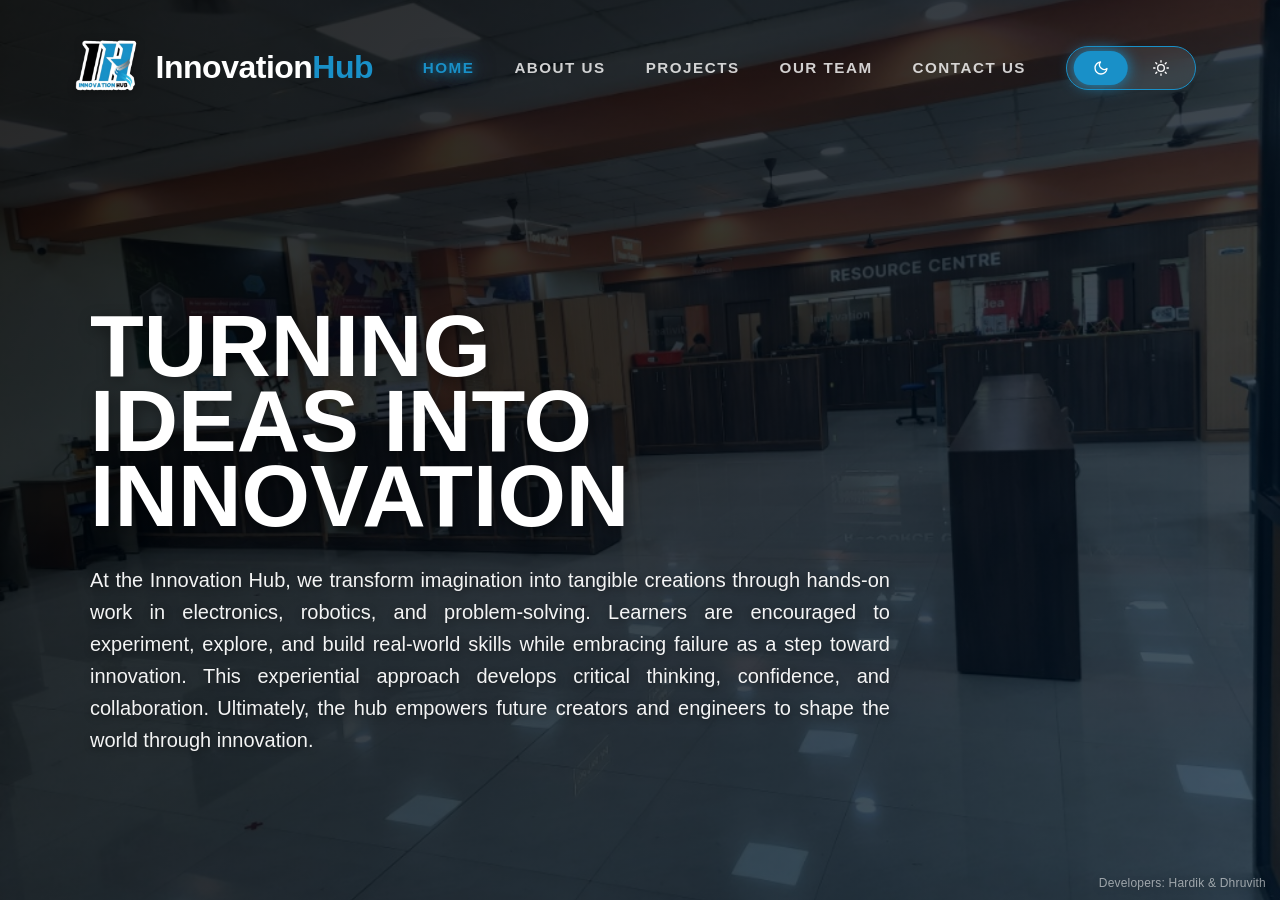
<file: index.html>
<!DOCTYPE html>
<html lang="en">

<head>
    <meta charset="UTF-8">
    <meta name="viewport" content="width=device-width, initial-scale=1.0">
    <title>Innovation Hub</title>


    <link rel="icon" type="image/png" href="hub-logo.png">
    <meta name="description"
        content="Innovation Hub - Learn robotics, electronics, AI, STEM and innovation through hands-on projects.">
    <link rel="stylesheet" href="style.css">


</head>

<body data-theme="dark">

    <div class="int-bg-overlay"></div>

    <header class="top-bar">
        <div class="logo-row">
            <div class="title-group">
                <img src="hub-logo.png" alt="Innovation Hub Logo" class="title-logo">
                <span class="hub-name">Innovation<span class="hub-name2">Hub</span></span>
            </div>
            <div class="control-row">
                <div class="top-nav">

                    <a href="index.html" class="active">Home</a>
                    <a href="about.html">About Us</a>
                    <a href="project.html">Projects</a>
                    <a href="team.html">Our Team</a>
                    <a href="contact.html">Contact Us</a>
                </div>

                <button class="nav-hamburger" id="navHamburger" aria-label="Open navigation menu" aria-expanded="false"
                    aria-controls="mobileNav">
                    <span class="dot"></span><span class="dot"></span><span class="dot"></span>
                </button>

                <div class="mobile-nav" id="mobileNav" role="menu" aria-label="Navigation menu">
                    <a class="mobile-nav-link active" href="index.html" role="menuitem">Home</a>

                    <a class="mobile-nav-link" href="about.html" role="menuitem">About Us</a>
                    <a class="mobile-nav-link" href="project.html" role="menuitem">Projects</a>
                    <a class="mobile-nav-link" href="team.html" role="menuitem">Our Team</a>
                    <a class="mobile-nav-link" href="contact.html" role="menuitem">Contact Us</a>
                </div>

                <div class="theme-switch-container">

                    <div class="theme-slider">
                        <input type="radio" name="theme" id="dark" value="dark" checked>
                        <label for="dark">
                            <svg width="16" height="16" viewBox="0 0 24 24" fill="none" stroke="currentColor"
                                stroke-width="2" stroke-linecap="round" stroke-linejoin="round">
                                <path d="M21 12.79A9 9 0 1 1 11.21 3 7 7 0 0 0 21 12.79z"></path>
                            </svg>
                        </label>
                        <input type="radio" name="theme" id="light" value="light">
                        <label for="light">
                            <svg width="16" height="16" viewBox="0 0 24 24" fill="none" stroke="currentColor"
                                stroke-width="2" stroke-linecap="round" stroke-linejoin="round">
                                <circle cx="12" cy="12" r="5"></circle>
                                <line x1="12" y1="1" x2="12" y2="3"></line>
                                <line x1="12" y1="21" x2="12" y2="23"></line>
                                <line x1="4.22" y1="4.22" x2="5.64" y2="5.64"></line>
                                <line x1="18.36" y1="18.36" x2="19.78" y2="19.78"></line>
                                <line x1="1" y1="12" x2="3" y2="12"></line>
                                <line x1="21" y1="12" x2="23" y2="12"></line>
                                <line x1="4.22" y1="19.78" x2="5.64" y2="18.36"></line>
                                <line x1="18.36" y1="5.64" x2="19.78" y2="4.22"></line>
                            </svg>
                        </label>
                        <div class="slider-pill"></div>
                    </div>
                </div>
            </div>
            <button class="theme-toggle-btn" id="themeToggle" aria-label="Toggle theme">
                <svg class="moon-icon" width="18" height="18" viewBox="0 0 24 24" fill="none" stroke="currentColor"
                    stroke-width="2" stroke-linecap="round" stroke-linejoin="round">
                    <path d="M21 12.79A9 9 0 1 1 11.21 3 7 7 0 0 0 21 12.79z"></path>
                </svg>
                <svg class="sun-icon" width="18" height="18" viewBox="0 0 24 24" fill="none" stroke="currentColor"
                    stroke-width="2" stroke-linecap="round" stroke-linejoin="round">
                    <circle cx="12" cy="12" r="5"></circle>
                    <line x1="12" y1="1" x2="12" y2="3"></line>
                    <line x1="12" y1="21" x2="12" y2="23"></line>
                    <line x1="4.22" y1="4.22" x2="5.64" y2="5.64"></line>
                    <line x1="18.36" y1="18.36" x2="19.78" y2="19.78"></line>
                    <line x1="1" y1="12" x2="3" y2="12"></line>
                    <line x1="21" y1="12" x2="23" y2="12"></line>
                    <line x1="4.22" y1="19.78" x2="5.64" y2="18.36"></line>
                    <line x1="18.36" y1="5.64" x2="19.78" y2="4.22"></line>
                </svg>
            </button>
        </div>

    </header>

    <main class="hero-container">
        <div class="hero-content">
            <div class="hero-text">
                <h1>TURNING<br>IDEAS INTO<br>INNOVATION</h1>
                <p class="hero-subtext">
                    At the Innovation Hub, we transform imagination into

                    tangible creations through hands-on work in electronics, robotics, and problem-solving.
                    Learners are encouraged to experiment, explore, and build real-world skills while embracing
                    failure as a step toward innovation. This experiential approach develops critical thinking,
                    confidence, and collaboration. Ultimately, the hub empowers future creators and engineers to
                    shape the world through innovation.
                </p>
            </div>
        </div>
    </main>



    <div class="page-credit">Developers: Hardik &amp; Dhruvith</div>
    <script type="module" src="script.js"></script>
</body>

</html>
</file>
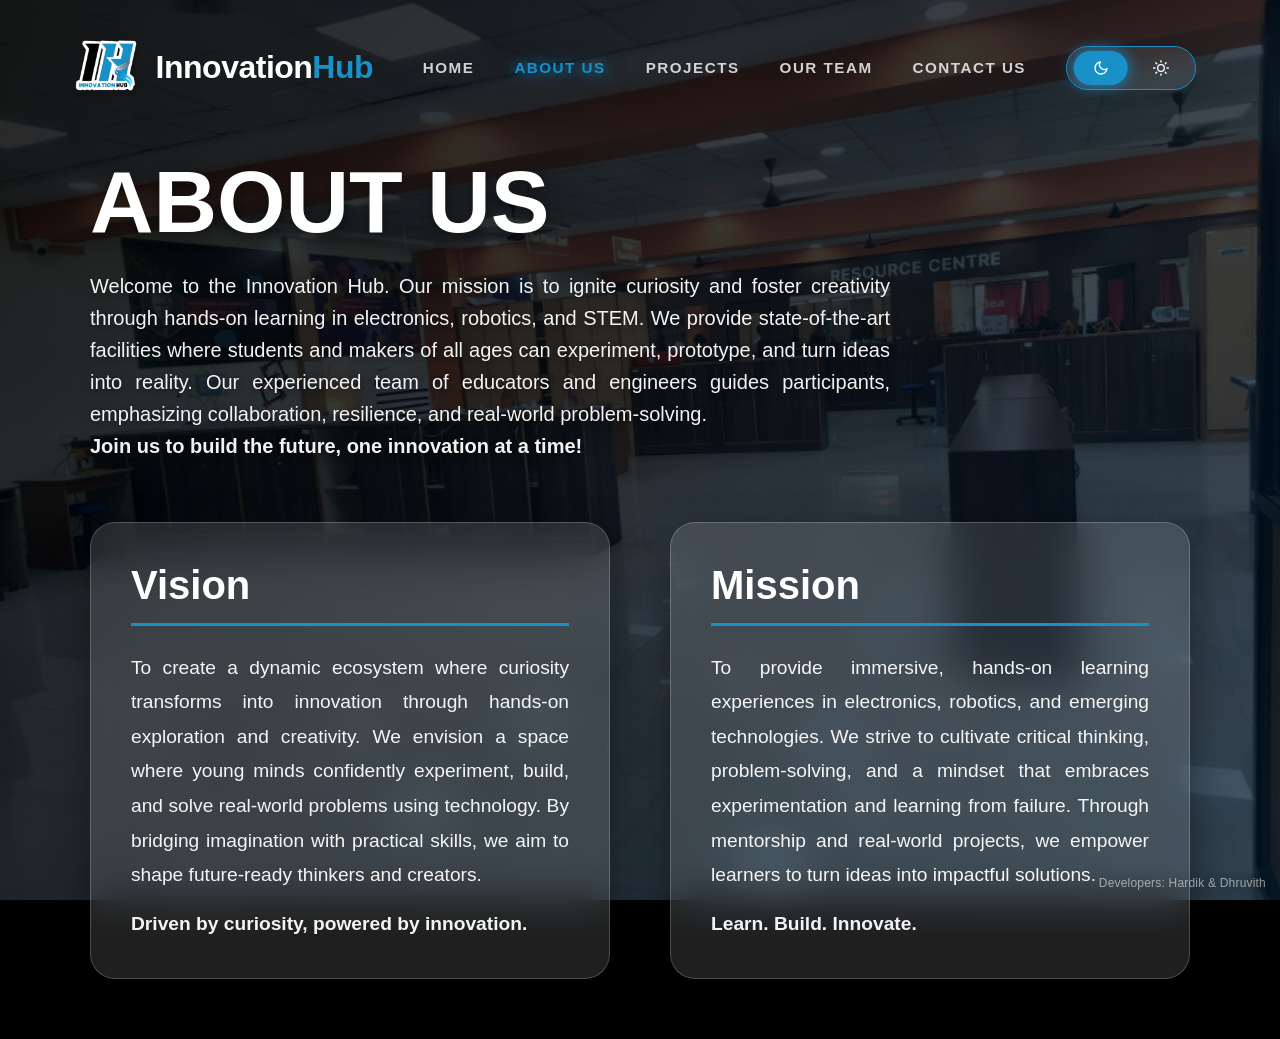
<file: about.html>
<!DOCTYPE html>
<html lang="en">

<head>
    <meta charset="UTF-8">
    <meta name="viewport" content="width=device-width, initial-scale=1.0">
    <title>About Us | Innovation Hub</title>

    <link rel="icon" type="image/png" href="hub-logo.png">
    <meta name="description"
        content="Innovation Hub - Learn robotics, electronics, AI, STEM and innovation through hands-on projects.">
    <link rel="stylesheet" href="style.css">

</head>

<body data-theme="dark">

    <div class="int-bg-overlay"></div>

    <header class="top-bar">
        <div class="logo-row">
            <div class="title-group">
                <img src="hub-logo.png" alt="Innovation Hub Logo" class="title-logo">
                <span class="hub-name">Innovation<span class="hub-name2">Hub</span></span>
            </div>
            <div class="control-row">
                <div class="top-nav">

                    <a href="index.html">Home</a>
                    <a href="about.html" class="active">About Us</a>
                    <a href="project.html">Projects</a>
                    <a href="team.html">Our Team</a>
                    <a href="contact.html">Contact Us</a>
                </div>

                <button class="nav-hamburger" id="navHamburger" aria-label="Open navigation menu" aria-expanded="false"
                    aria-controls="mobileNav">
                    <span class="dot"></span><span class="dot"></span><span class="dot"></span>
                </button>

                <div class="mobile-nav" id="mobileNav" role="menu" aria-label="Navigation menu">
                    <a class="mobile-nav-link" href="index.html" role="menuitem">Home</a>
                    <a class="mobile-nav-link active" href="about.html" role="menuitem">About Us</a>

                    <a class="mobile-nav-link" href="project.html" role="menuitem">Projects</a>
                    <a class="mobile-nav-link" href="team.html" role="menuitem">Our Team</a>
                    <a class="mobile-nav-link" href="contact.html" role="menuitem">Contact Us</a>
                </div>

                <div class="theme-switch-container">

                    <div class="theme-slider">
                        <input type="radio" name="theme" id="dark" value="dark" checked>
                        <label for="dark">
                            <svg width="16" height="16" viewBox="0 0 24 24" fill="none" stroke="currentColor"
                                stroke-width="2" stroke-linecap="round" stroke-linejoin="round">
                                <path d="M21 12.79A9 9 0 1 1 11.21 3 7 7 0 0 0 21 12.79z"></path>
                            </svg>
                        </label>
                        <input type="radio" name="theme" id="light" value="light">
                        <label for="light">
                            <svg width="16" height="16" viewBox="0 0 24 24" fill="none" stroke="currentColor"
                                stroke-width="2" stroke-linecap="round" stroke-linejoin="round">
                                <circle cx="12" cy="12" r="5"></circle>
                                <line x1="12" y1="1" x2="12" y2="3"></line>
                                <line x1="12" y1="21" x2="12" y2="23"></line>
                                <line x1="4.22" y1="4.22" x2="5.64" y2="5.64"></line>
                                <line x1="18.36" y1="18.36" x2="19.78" y2="19.78"></line>
                                <line x1="1" y1="12" x2="3" y2="12"></line>
                                <line x1="21" y1="12" x2="23" y2="12"></line>
                                <line x1="4.22" y1="19.78" x2="5.64" y2="18.36"></line>
                                <line x1="18.36" y1="5.64" x2="19.78" y2="4.22"></line>
                            </svg>
                        </label>
                        <div class="slider-pill"></div>
                    </div>
                </div>
            </div>


            <button class="theme-toggle-btn" id="themeToggle" aria-label="Toggle theme">
                <svg class="moon-icon" width="18" height="18" viewBox="0 0 24 24" fill="none" stroke="currentColor"
                    stroke-width="2" stroke-linecap="round" stroke-linejoin="round">
                    <path d="M21 12.79A9 9 0 1 1 11.21 3 7 7 0 0 0 21 12.79z"></path>
                </svg>
                <svg class="sun-icon" width="18" height="18" viewBox="0 0 24 24" fill="none" stroke="currentColor"
                    stroke-width="2" stroke-linecap="round" stroke-linejoin="round">
                    <circle cx="12" cy="12" r="5"></circle>
                    <line x1="12" y1="1" x2="12" y2="3"></line>
                    <line x1="12" y1="21" x2="12" y2="23"></line>
                    <line x1="4.22" y1="4.22" x2="5.64" y2="5.64"></line>
                    <line x1="18.36" y1="18.36" x2="19.78" y2="19.78"></line>
                    <line x1="1" y1="12" x2="3" y2="12"></line>
                    <line x1="21" y1="12" x2="23" y2="12"></line>
                    <line x1="4.22" y1="19.78" x2="5.64" y2="18.36"></line>
                    <line x1="18.36" y1="5.64" x2="19.78" y2="4.22"></line>
                </svg>
            </button>
        </div>
    </header>

    <main class="hero-container">
        <div class="hero-content">
            <div class="hero-text">
                <h1>ABOUT US</h1>
                <p class="hero-subtext">
                    Welcome to the Innovation Hub. Our mission is to ignite

                    curiosity and foster creativity through hands-on learning in electronics, robotics, and STEM.
                    We provide state-of-the-art facilities where students and makers

                    of all ages can experiment, prototype, and turn ideas into reality.
                    Our experienced team of educators and engineers guides participants, emphasizing collaboration,
                    resilience, and real-world problem-solving.<br>
                    <b>Join us to build the future, one innovation at a time!</b>
                </p>
            </div>
        </div>
    </main>

    <section class="vm-section">
        <div class="vm-box vision-box">
            <h2>Vision</h2>
            <p>To create a dynamic ecosystem where curiosity transforms into innovation through hands-on exploration and
                creativity. We envision a space where young minds confidently experiment, build, and solve real-world
                problems
                using technology. By bridging imagination with practical skills, we aim to shape future-ready thinkers
                and
                creators.</p>
            <h3>Driven by curiosity, powered by innovation.</h3>
        </div>
        <div class="vm-box mission-box">
            <h2>Mission</h2>
            <p>To provide immersive, hands-on learning experiences in electronics, robotics, and emerging technologies.
                We strive
                to cultivate critical thinking, problem-solving, and a mindset that embraces experimentation and
                learning from
                failure. Through mentorship and real-world projects, we empower learners to turn ideas into impactful
                solutions.</p>
            <h3>Learn. Build. Innovate.</h3>
        </div>
    </section>



    <div class="page-credit">Developers: Hardik &amp; Dhruvith</div>
    <script type="module" src="script.js"></script>
</body>

</html>
</file>
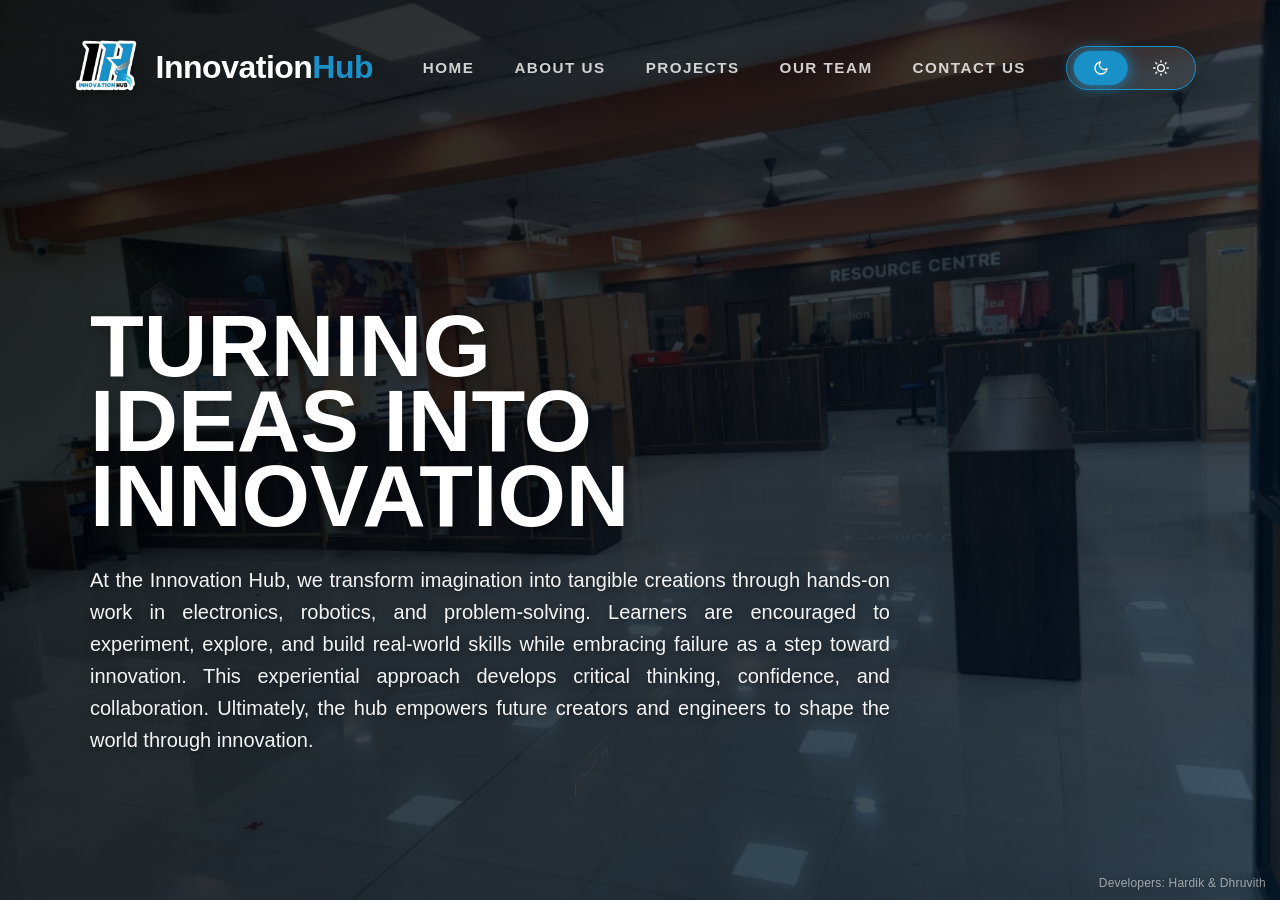
<file: home.html>
<!DOCTYPE html>
<html lang="en">

<head>
    <meta charset="UTF-8">
    <meta name="viewport" content="width=device-width, initial-scale=1.0">
    <title>Innovation Hub</title>


    <link rel="icon" type="image/png" href="hub-logo.png">
    <link rel="stylesheet" href="style.css">

</head>

<body data-theme="dark">

    <div class="int-bg-overlay"></div>

    <header class="top-bar">
        <div class="logo-row">
            <div class="title-group">
                <img src="hub-logo.png" alt="Innovation Hub Logo" class="title-logo">
                <span class="hub-name">Innovation<span class="hub-name2">Hub</span></span>
            </div>
            <div class="control-row">
                <div class="top-nav">

                    <a href="home.html">Home</a>
                    <a href="about.html">About Us</a>
                    <a href="project.html">Projects</a>
                    <a href="team.html">Our Team</a>
                    <a href="contact.html">Contact Us</a>
                </div>

                <button class="nav-hamburger" id="navHamburger" aria-label="Open navigation menu" aria-expanded="false"
                    aria-controls="mobileNav">
                    <span class="dot"></span><span class="dot"></span><span class="dot"></span>
                </button>

                <div class="mobile-nav" id="mobileNav" role="menu" aria-label="Navigation menu">
                    <a class="mobile-nav-link" href="home.html" role="menuitem">Home</a>
                    <a class="mobile-nav-link" href="about.html" role="menuitem">About Us</a>
                    <a class="mobile-nav-link" href="project.html" role="menuitem">Projects</a>
                    <a class="mobile-nav-link" href="team.html" role="menuitem">Our Team</a>
                    <a class="mobile-nav-link" href="contact.html" role="menuitem">Contact Us</a>
                </div>

                <div class="theme-switch-container">

                    <div class="theme-slider">
                        <input type="radio" name="theme" id="dark" value="dark" checked>
                        <label for="dark">
                            <svg width="16" height="16" viewBox="0 0 24 24" fill="none" stroke="currentColor"
                                stroke-width="2" stroke-linecap="round" stroke-linejoin="round">
                                <path d="M21 12.79A9 9 0 1 1 11.21 3 7 7 0 0 0 21 12.79z"></path>
                            </svg>
                        </label>
                        <input type="radio" name="theme" id="light" value="light">
                        <label for="light">
                            <svg width="16" height="16" viewBox="0 0 24 24" fill="none" stroke="currentColor"
                                stroke-width="2" stroke-linecap="round" stroke-linejoin="round">
                                <circle cx="12" cy="12" r="5"></circle>
                                <line x1="12" y1="1" x2="12" y2="3"></line>
                                <line x1="12" y1="21" x2="12" y2="23"></line>
                                <line x1="4.22" y1="4.22" x2="5.64" y2="5.64"></line>
                                <line x1="18.36" y1="18.36" x2="19.78" y2="19.78"></line>
                                <line x1="1" y1="12" x2="3" y2="12"></line>
                                <line x1="21" y1="12" x2="23" y2="12"></line>
                                <line x1="4.22" y1="19.78" x2="5.64" y2="18.36"></line>
                                <line x1="18.36" y1="5.64" x2="19.78" y2="4.22"></line>
                            </svg>
                        </label>
                        <div class="slider-pill"></div>
                    </div>
                </div>
            </div>
            <button class="theme-toggle-btn" id="themeToggle" aria-label="Toggle theme">
                <svg class="moon-icon" width="18" height="18" viewBox="0 0 24 24" fill="none" stroke="currentColor"
                    stroke-width="2" stroke-linecap="round" stroke-linejoin="round">
                    <path d="M21 12.79A9 9 0 1 1 11.21 3 7 7 0 0 0 21 12.79z"></path>
                </svg>
                <svg class="sun-icon" width="18" height="18" viewBox="0 0 24 24" fill="none" stroke="currentColor"
                    stroke-width="2" stroke-linecap="round" stroke-linejoin="round">
                    <circle cx="12" cy="12" r="5"></circle>
                    <line x1="12" y1="1" x2="12" y2="3"></line>
                    <line x1="12" y1="21" x2="12" y2="23"></line>
                    <line x1="4.22" y1="4.22" x2="5.64" y2="5.64"></line>
                    <line x1="18.36" y1="18.36" x2="19.78" y2="19.78"></line>
                    <line x1="1" y1="12" x2="3" y2="12"></line>
                    <line x1="21" y1="12" x2="23" y2="12"></line>
                    <line x1="4.22" y1="19.78" x2="5.64" y2="18.36"></line>
                    <line x1="18.36" y1="5.64" x2="19.78" y2="4.22"></line>
                </svg>
            </button>
        </div>

    </header>

    <main class="hero-container">
        <div class="hero-content">
            <div class="hero-text">
                <h1>TURNING<br>IDEAS INTO<br>INNOVATION</h1>
                <p class="hero-subtext">
                    At the Innovation Hub, we transform imagination into

                    tangible creations through hands-on work in electronics, robotics, and problem-solving.
                    Learners are encouraged to experiment, explore, and build real-world skills while embracing
                    failure as a step toward innovation. This experiential approach develops critical thinking,
                    confidence, and collaboration. Ultimately, the hub empowers future creators and engineers to
                    shape the world through innovation.
                </p>
            </div>
        </div>
    </main>



    <div class="page-credit">Developers: Hardik &amp; Dhruvith</div>
    <script src="script.js"></script>
</body>

</html>
</file>
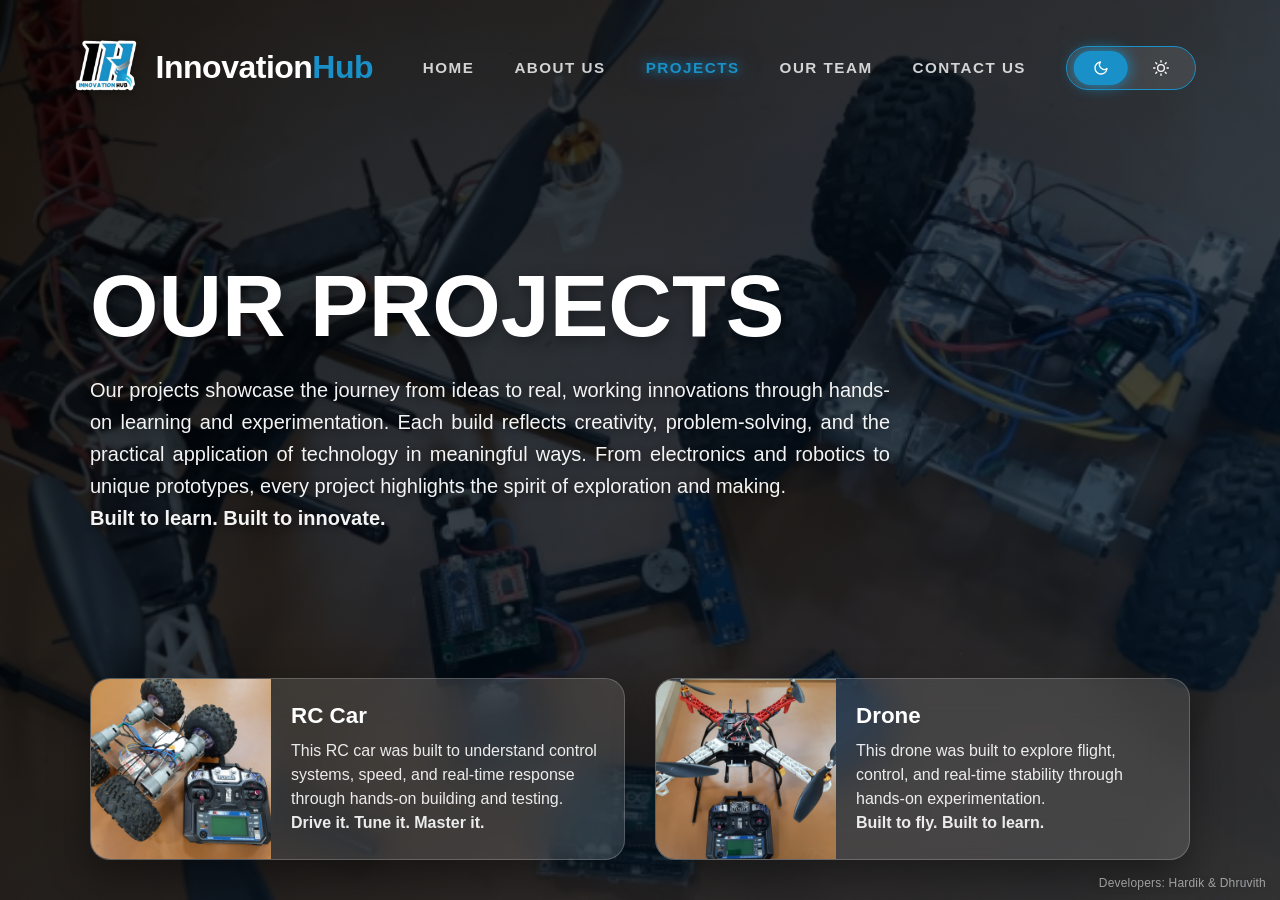
<file: project.html>
<!DOCTYPE html>
<html lang="en">

<head>
    <meta charset="UTF-8">
    <meta name="viewport" content="width=device-width, initial-scale=1.0">
    <title>Projects | Innovation Hub</title>
    <link rel="icon" type="image/png" href="hub-logo.png">
    <meta name="description"
        content="Innovation Hub - Learn robotics, electronics, AI, STEM and innovation through hands-on projects.">
    <link rel="stylesheet" href="style.css">


</head>

<body data-theme="dark">

    <div class="pro-bg-overlay"></div>

    <header class="top-bar">
        <div class="logo-row">

            <div class="title-group">
                <img src="hub-logo.png" alt="Innovation Hub Logo" class="title-logo">
                <span class="hub-name">Innovation<span class="hub-name2">Hub</span></span>
            </div>
            <div class="control-row">
                <div class="top-nav">

                    <a href="index.html">Home</a>
                    <a href="about.html">About Us</a>
                    <a href="project.html" class="active">Projects</a>
                    <a href="team.html">Our Team</a>
                    <a href="contact.html">Contact Us</a>
                </div>

                <button class="nav-hamburger" id="navHamburger" aria-label="Open navigation menu" aria-expanded="false"
                    aria-controls="mobileNav">
                    <span class="dot"></span><span class="dot"></span><span class="dot"></span>
                </button>

                <div class="mobile-nav" id="mobileNav" role="menu" aria-label="Navigation menu">
                    <a class="mobile-nav-link" href="index.html" role="menuitem">Home</a>
                    <a class="mobile-nav-link" href="about.html" role="menuitem">About Us</a>
                    <a class="mobile-nav-link active" href="project.html" role="menuitem">Projects</a>

                    <a class="mobile-nav-link" href="team.html" role="menuitem">Our Team</a>
                    <a class="mobile-nav-link" href="contact.html" role="menuitem">Contact Us</a>
                </div>

                <div class="theme-switch-container">

                    <div class="theme-slider">
                        <input type="radio" name="theme" id="dark" value="dark" checked>
                        <label for="dark">
                            <svg width="16" height="16" viewBox="0 0 24 24" fill="none" stroke="currentColor"
                                stroke-width="2" stroke-linecap="round" stroke-linejoin="round">
                                <path d="M21 12.79A9 9 0 1 1 11.21 3 7 7 0 0 0 21 12.79z"></path>
                            </svg>
                        </label>
                        <input type="radio" name="theme" id="light" value="light">
                        <label for="light">
                            <svg width="16" height="16" viewBox="0 0 24 24" fill="none" stroke="currentColor"
                                stroke-width="2" stroke-linecap="round" stroke-linejoin="round">
                                <circle cx="12" cy="12" r="5"></circle>
                                <line x1="12" y1="1" x2="12" y2="3"></line>
                                <line x1="12" y1="21" x2="12" y2="23"></line>
                                <line x1="4.22" y1="4.22" x2="5.64" y2="5.64"></line>
                                <line x1="18.36" y1="18.36" x2="19.78" y2="19.78"></line>
                                <line x1="1" y1="12" x2="3" y2="12"></line>
                                <line x1="21" y1="12" x2="23" y2="12"></line>
                                <line x1="4.22" y1="19.78" x2="5.64" y2="18.36"></line>
                                <line x1="18.36" y1="5.64" x2="19.78" y2="4.22"></line>
                            </svg>
                        </label>
                        <div class="slider-pill"></div>
                    </div>
                </div>
            </div>

            <button class="theme-toggle-btn" id="themeToggle" aria-label="Toggle theme">
                <svg class="moon-icon" width="18" height="18" viewBox="0 0 24 24" fill="none" stroke="currentColor"
                    stroke-width="2" stroke-linecap="round" stroke-linejoin="round">
                    <path d="M21 12.79A9 9 0 1 1 11.21 3 7 7 0 0 0 21 12.79z"></path>
                </svg>
                <svg class="sun-icon" width="18" height="18" viewBox="0 0 24 24" fill="none" stroke="currentColor"
                    stroke-width="2" stroke-linecap="round" stroke-linejoin="round">
                    <circle cx="12" cy="12" r="5"></circle>
                    <line x1="12" y1="1" x2="12" y2="3"></line>
                    <line x1="12" y1="21" x2="12" y2="23"></line>
                    <line x1="4.22" y1="4.22" x2="5.64" y2="5.64"></line>
                    <line x1="18.36" y1="18.36" x2="19.78" y2="19.78"></line>
                    <line x1="1" y1="12" x2="3" y2="12"></line>
                    <line x1="21" y1="12" x2="23" y2="12"></line>
                    <line x1="4.22" y1="19.78" x2="5.64" y2="18.36"></line>
                    <line x1="18.36" y1="5.64" x2="19.78" y2="4.22"></line>
                </svg>
            </button>
        </div>

    </header>

    <main class="hero-container">
        <div class="hero-content">
            <div class="hero-text">
                <h1>OUR PROJECTS</h1>
                <p class="hero-subtext">
                    Our projects showcase the journey from ideas to real, working innovations through hands-on learning
                    and experimentation. Each build reflects creativity, problem-solving, and the practical application
                    of technology in meaningful ways. From electronics and robotics to unique prototypes, every project
                    highlights the spirit of exploration and making. <br>
                    <b>Built to learn. Built to innovate.</b>
                </p>
            </div>
        </div>
    </main>

    <section class="projects-grid">
        <div class="project-card">
            <img src="project1.jpg" alt="Project 1" class="project-img" loading="lazy">
            <div class="project-info">
                <h3>RC Car</h3>
                <p>This RC car was built to understand control systems, speed, and real-time response through hands-on
                    building and testing. <br><b>Drive it. Tune it. Master it.</b></p>
            </div>
        </div>
        <div class="project-card">
            <img src="project2.jpg" alt="Project 2" class="project-img" loading="lazy">
            <div class="project-info">
                <h3>Drone</h3>
                <p>This drone was built to explore flight, control, and real-time stability through hands-on
                    experimentation. <br><b>Built to fly. Built to learn.</b></p>
            </div>
        </div>

    </section>



    <div class="page-credit">Developers: Hardik &amp; Dhruvith</div>
    <script type="module" src="script.js"></script>
</body>

</html>
</file>
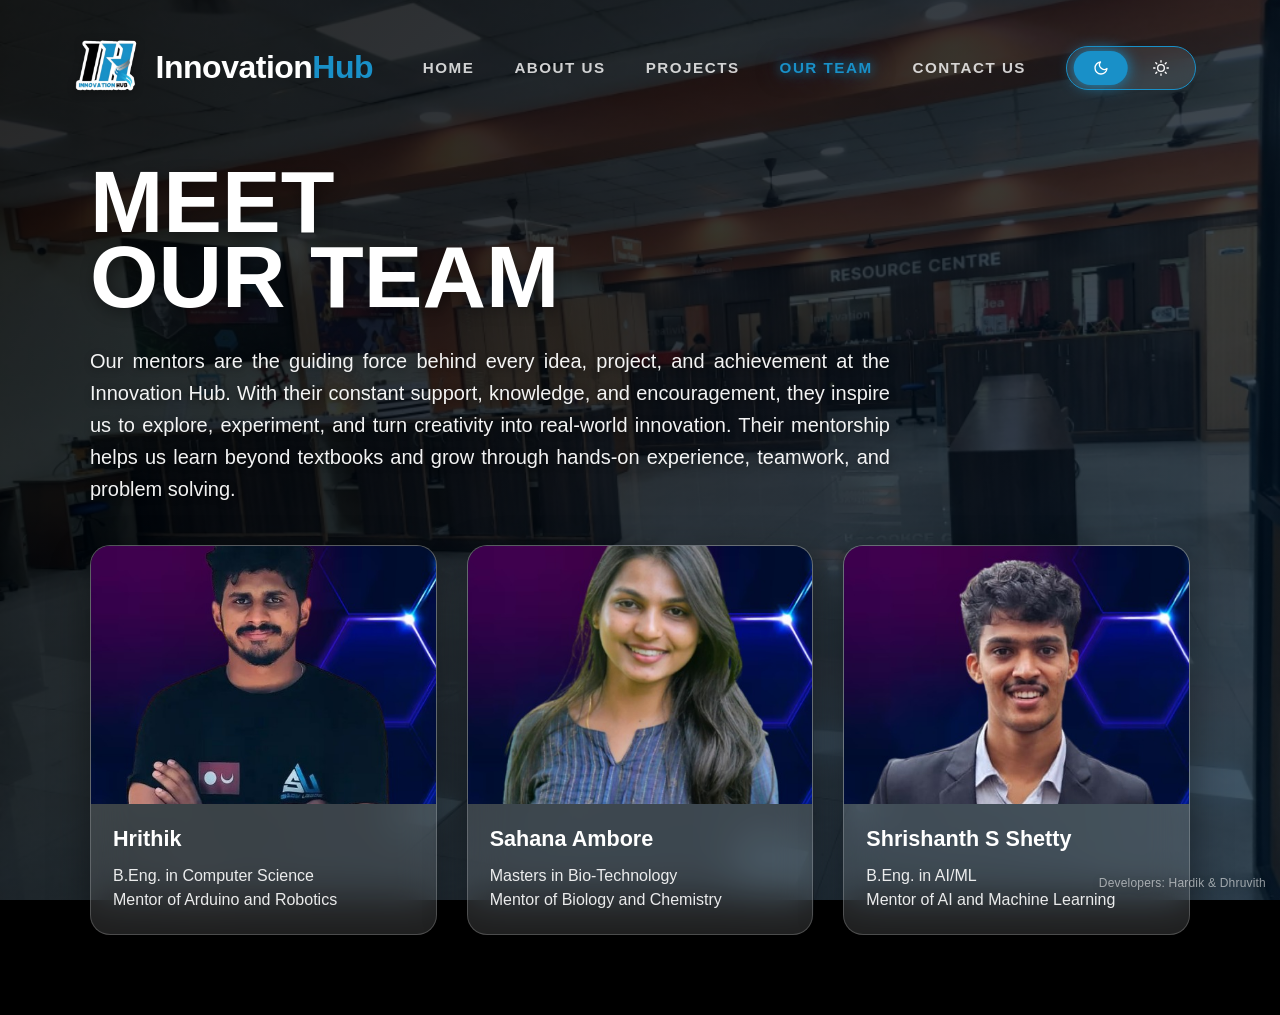
<file: team.html>
<!DOCTYPE html>
<html lang="en">

<head>
    <meta charset="UTF-8">
    <meta name="viewport" content="width=device-width, initial-scale=1.0">
    <title>Innovation Hub - Our Team</title>

    <link rel="icon" type="image/png" href="hub-logo.png">
    <meta name="description"
        content="Innovation Hub - Learn robotics, electronics, AI, STEM and innovation through hands-on projects.">
    <link rel="stylesheet" href="style.css">

</head>

<body data-theme="dark">

    <!-- Background (uses hub-interior.jpg via CSS overlay) -->
    <div class="int-bg-overlay"></div>

    <header class="top-bar">
        <div class="logo-row">
            <div class="title-group">
                <img src="hub-logo.png" alt="Innovation Hub Logo" class="title-logo">
                <span class="hub-name">Innovation<span class="hub-name2">Hub</span></span>
            </div>

            <div class="control-row">
                <div class="top-nav">

                    <a href="index.html">Home</a>
                    <a href="about.html">About Us</a>
                    <a href="project.html">Projects</a>
                    <a href="team.html" class="active">Our Team</a>
                    <a href="contact.html">Contact Us</a>
                </div>

                <button class="nav-hamburger" id="navHamburger" aria-label="Open navigation menu" aria-expanded="false"
                    aria-controls="mobileNav">
                    <span class="dot"></span><span class="dot"></span><span class="dot"></span>
                </button>

                <div class="mobile-nav" id="mobileNav" role="menu" aria-label="Navigation menu">
                    <a class="mobile-nav-link" href="index.html" role="menuitem">Home</a>
                    <a class="mobile-nav-link" href="about.html" role="menuitem">About Us</a>
                    <a class="mobile-nav-link" href="project.html" role="menuitem">Projects</a>
                    <a class="mobile-nav-link active" href="team.html" role="menuitem">Our Team</a>

                    <a class="mobile-nav-link" href="contact.html" role="menuitem">Contact Us</a>
                </div>

                <div class="theme-switch-container">

                    <div class="theme-slider">
                        <input type="radio" name="theme" id="dark" value="dark" checked>
                        <label for="dark">
                            <svg width="16" height="16" viewBox="0 0 24 24" fill="none" stroke="currentColor"
                                stroke-width="2" stroke-linecap="round" stroke-linejoin="round">
                                <path d="M21 12.79A9 9 0 1 1 11.21 3 7 7 0 0 0 21 12.79z"></path>
                            </svg>
                        </label>

                        <input type="radio" name="theme" id="light" value="light">
                        <label for="light">
                            <svg width="16" height="16" viewBox="0 0 24 24" fill="none" stroke="currentColor"
                                stroke-width="2" stroke-linecap="round" stroke-linejoin="round">
                                <circle cx="12" cy="12" r="5"></circle>
                                <line x1="12" y1="1" x2="12" y2="3"></line>
                                <line x1="12" y1="21" x2="12" y2="23"></line>
                                <line x1="4.22" y1="4.22" x2="5.64" y2="5.64"></line>
                                <line x1="18.36" y1="18.36" x2="19.78" y2="19.78"></line>
                                <line x1="1" y1="12" x2="3" y2="12"></line>
                                <line x1="21" y1="12" x2="23" y2="12"></line>
                                <line x1="4.22" y1="19.78" x2="5.64" y2="18.36"></line>
                                <line x1="18.36" y1="5.64" x2="19.78" y2="4.22"></line>
                            </svg>
                        </label>

                        <div class="slider-pill"></div>
                    </div>
                </div>
            </div>

            <button class="theme-toggle-btn" id="themeToggle" aria-label="Toggle theme">
                <svg class="moon-icon" width="18" height="18" viewBox="0 0 24 24" fill="none" stroke="currentColor"
                    stroke-width="2" stroke-linecap="round" stroke-linejoin="round">
                    <path d="M21 12.79A9 9 0 1 1 11.21 3 7 7 0 0 0 21 12.79z"></path>
                </svg>
                <svg class="sun-icon" width="18" height="18" viewBox="0 0 24 24" fill="none" stroke="currentColor"
                    stroke-width="2" stroke-linecap="round" stroke-linejoin="round">
                    <circle cx="12" cy="12" r="5"></circle>
                    <line x1="12" y1="1" x2="12" y2="3"></line>
                    <line x1="12" y1="21" x2="12" y2="23"></line>
                    <line x1="4.22" y1="4.22" x2="5.64" y2="5.64"></line>
                    <line x1="18.36" y1="18.36" x2="19.78" y2="19.78"></line>
                    <line x1="1" y1="12" x2="3" y2="12"></line>
                    <line x1="21" y1="12" x2="23" y2="12"></line>
                    <line x1="4.22" y1="19.78" x2="5.64" y2="18.36"></line>
                    <line x1="18.36" y1="5.64" x2="19.78" y2="4.22"></line>
                </svg>
            </button>
        </div>
    </header>

    <main class="hero-container">
        <div class="hero-content">
            <div class="hero-text">
                <h1>MEET<br>OUR TEAM</h1>
                <p class="hero-subtext">
                    Our mentors are the guiding force behind every idea, project, and achievement at the Innovation Hub.
                    With their constant support, knowledge, and encouragement, they inspire us to explore, experiment,
                    and turn creativity into real-world innovation. Their mentorship helps us learn beyond textbooks and
                    grow through hands-on experience, teamwork, and problem solving.
                </p>
            </div>
        </div>
    </main>
    <!-- Team cards (3 rounded rectangles with photo on top) -->
    <section class="team-cards" aria-label="Our mentors">
        <article class="team-card" aria-label="Team member 1">
            <div class="team-card-media">
                <img class="team-card-img" src="Hrithik_sir.jpg" alt="Hrithik sir" loading="lazy">
            </div>
            <div class="team-card-body">
                <div class="team-card-name">
                    <h2>Hrithik</h2>
                </div>
                <div class="team-card-role">B.Eng. in Computer Science<br>Mentor of Arduino and Robotics</div>
            </div>
        </article>

        <article class="team-card" aria-label="Team member 2">
            <div class="team-card-media">
                <img class="team-card-img" src="Sahana_maam.jpg" alt="Sahana maam" loading="lazy">
            </div>
            <div class="team-card-body">
                <div class="team-card-name">
                    <h2>Sahana Ambore</h2>
                </div>
                <div class="team-card-role">Masters in Bio-Technology<br>Mentor of Biology and Chemistry</div>
            </div>
        </article>

        <article class="team-card" aria-label="Team member 3">
            <div class="team-card-media">
                <img class="team-card-img" src="Shrishanth_sir.jpg" alt="Shrishant sir" loading="lazy">
            </div>
            <div class="team-card-body">

                <div class="team-card-name">
                    <h2>Shrishanth S Shetty</h2>
                </div>
                <div class="team-card-role">B.Eng. in AI/ML<br>Mentor of AI and Machine Learning</div>
            </div>
        </article>
    </section>

    <div class="page-credit">Developers: <a class="developers-link" href="admin-login.html">Hardik &amp; Dhruvith</a>
    </div>
    <script type="module" src="script.js"></script>
</body>

</html>
</file>
<file: style.css>
/* --- THEME PALETTES (Colors adjust the overlay transparency) --- */
[data-theme="dark"] {
    --bg-color: #000000;
    --overlay-gradient: linear-gradient(135deg, rgba(0, 0, 0, 0.85) 0%, rgba(0, 20, 40, 0.7) 100%);
    --text-color: #ffffff;
    --accent: rgb(25, 144, 200);
}

[data-theme="light"] {
    --bg-color: #ffffff;
    --overlay-gradient: linear-gradient(135deg, rgba(255, 255, 255, 0.9) 0%, rgba(240, 245, 255, 0.8) 100%);
    --text-color: #1a1a1a;
    --accent: rgb(25, 144, 200);
}

/* [data-theme="galaxy"] {
    --bg-color: #1a0033;
    --overlay-gradient: linear-gradient(135deg, rgba(20, 0, 40, 0.85) 0%, rgba(60, 0, 100, 0.7) 100%);
    --text-color: #f3e5f5;
    --accent: #a08ec3;
} */

html {
    scroll-behavior: smooth;
}

* {
    margin: 0;
    padding: 0;
    box-sizing: border-box;
    font-family: 'Segoe UI', Tahoma, Geneva, Verdana, sans-serif;
}

body {
    background-color: var(--bg-color);
    color: var(--text-color);
    min-height: 100vh;
    display: flex;
    flex-direction: column;
    transition: all 0.5s ease;
    overflow-x: hidden;
}

/* FULL SCREEN BACKGROUND IMAGE */
.int-bg-overlay {
    position: fixed;
    top: 0;
    left: 0;
    width: 100%;
    height: 100%;
    /* Apply the theme gradient OVER the interior photo */
    background: var(--overlay-gradient), url('hub-interior.jpg');
    background-size: cover;
    background-position: center;
    background-attachment: fixed;
    z-index: -1;
    opacity: 1;
    /* Adjust this to make the photo more or less visible */
}

.pro-bg-overlay {
    position: fixed;
    top: 0;
    left: 0;
    width: 100%;
    height: 100%;
    /* Apply the theme gradient OVER the interior photo */
    background: var(--overlay-gradient), url('project-pic.jpg');
    background-size: cover;
    background-position: center;
    background-attachment: fixed;
    z-index: -1;
    opacity: 1;
    /* Adjust this to make the photo more or less visible */
}

/* Credits / Developers */
.page-credit {
    position: fixed;
    right: 14px;
    bottom: 10px;
    font-size: 12px;
    opacity: 0.55;
    color: var(--text-color);
    z-index: 9999;
    pointer-events: auto;
    letter-spacing: 0.2px;
    text-shadow: 0 2px 8px rgba(0, 0, 0, 0.35);
}

/* Make developer link clickable when used */
.page-credit .developers-link {
    pointer-events: auto;
    color: inherit;
    text-decoration: none;
    cursor: pointer;
}


.page-credit .developers-link:hover {
    color: var(--accent);
    opacity: 1;
}

/* Header Section */
.top-bar {
    display: flex;
    flex-direction: column;
    padding: 30px 5% 10px 5%;
    gap: 15px;
}

.logo-row {
    display: flex;
    justify-content: space-between;
    width: 100%;
    align-items: center;
}

.title-group {
    display: flex;
    align-items: center;
    gap: 15px;
}

.title-logo {
    height: 75px;
    width: auto;
    filter: drop-shadow(0 2px 4px rgba(0, 0, 0, 0.3));
}

.logo {
    height: 75px;
    width: auto;
    filter: drop-shadow(0 2px 4px rgba(0, 0, 0, 0.3));
}

.hub-name {
    font-weight: 800;
    font-size: 2rem;
    letter-spacing: -0.5px;
}

.hub-name2 {
    font-weight: 800;
    font-size: 2rem;
    letter-spacing: -0.5px;
    color: rgb(25, 144, 200);

}

.control-row {
    display: flex;
    justify-content: flex-end;
    width: 100%;
    gap: 10px;
}

/* Theme Slider */
.theme-switch-container {
    background: rgba(255, 255, 255, 0.1);
    backdrop-filter: blur(10px);
    padding: 4px;
    margin-right: 20px;
    border-radius: 50px;
    border: 1px solid var(--accent);
}

.theme-slider {
    display: flex;
    position: relative;
    width: 120px;
    height: 34px;
}

.theme-slider input {
    display: none;
}

.theme-slider label {
    flex: 1;
    display: flex;
    align-items: center;
    justify-content: center;
    padding: 8px 0;
    cursor: pointer;
    z-index: 2;
    font-size: 0.85rem;
    font-weight: 700;
    transition: 0.3s;
}

.slider-pill {
    position: absolute;
    height: 100%;
    width: 45%;
    background: var(--accent);
    border-radius: 50px;
    transition: transform 0.4s cubic-bezier(0.68, -0.55, 0.265, 1.55);
    z-index: 1;
    box-shadow: 0 0 15px var(--accent);
}

#dark:checked~.slider-pill {
    transform: translateX(5%);
}

#light:checked~.slider-pill {
    transform: translateX(115%);
}

input:checked+label {
    color: #ffffff;
}

/* Mobile Theme Toggle Button */
.theme-toggle-btn {
    display: none;
    background: rgba(255, 255, 255, 0.1);
    backdrop-filter: blur(10px);
    border: 1px solid var(--accent);
    border-radius: 50%;
    width: 38px;
    height: 38px;
    align-items: center;
    justify-content: center;
    cursor: pointer;
    color: var(--text-color);
    padding: 0;
    flex-shrink: 0;
}

.theme-toggle-btn svg {
    display: none;
}

[data-theme="dark"] .theme-toggle-btn .sun-icon {
    display: block;
}

[data-theme="light"] .theme-toggle-btn .moon-icon {
    display: block;
}

/* Hero Section */
.hero-container {
    flex: 1;
    display: flex;
    align-items: center;
    margin-left: 0px;
}

.hero-text {
    text-align: left;
    max-width: 800px;
    margin-left: 90px;
}

.hero-text h1 {
    font-size: 5.5rem;
    line-height: 0.85;
    font-weight: 900;
    margin-bottom: 30px;
    margin-top: 50px;
    text-shadow: 2px 4px 15px rgba(0, 0, 0, 0.4);
}

.hero-subtext {
    font-size: 1.25rem;
    line-height: 1.6;
    font-weight: 500;
    max-width: 1500px;
    opacity: 0.95;
    text-shadow: 1px 2px 8px rgba(0, 0, 0, 0.5);
    text-align: justify;
}

/* Top Navigation (Desktop) */
.top-nav {
    display: flex;
    flex-direction: row;
    gap: 40px;
    align-items: center;
    padding-right: 30px;
}

.top-nav a {
    color: var(--text-color);
    text-decoration: none;
    font-weight: 700;
    text-transform: uppercase;
    font-size: 0.95rem;
    letter-spacing: 1.5px;
    transition: 0.3s;
    opacity: 0.8;
    white-space: nowrap;
}

.top-nav a.active,
.mobile-nav a.active {
    color: var(--accent);
    opacity: 1;
    text-shadow:
        0 0 12px rgba(25, 144, 200, 0.85),
        0 0 24px rgba(25, 144, 200, 0.55);
}



.top-nav a:hover {
    opacity: 1;
    color: var(--accent);
    transform: translateY(-2px);
}

/* Mobile Navigation */
.nav-hamburger {
    display: none;
    background: rgba(255, 255, 255, 0.1);
    backdrop-filter: blur(10px);
    border: 1px solid var(--accent);
    border-radius: 50%;
    width: 38px;
    height: 38px;
    cursor: pointer;
    flex-shrink: 0;
    position: relative;
    align-items: center;
    justify-content: center;
    padding: 0;
}

.nav-hamburger .dot {
    position: absolute;
    left: 50%;
    transform: translateX(-50%);
    width: 4px;
    height: 4px;
    background: var(--text-color);
    border-radius: 999px;
}

.nav-hamburger .dot {
    position: absolute;
    left: 50%;
    width: 4px;
    height: 4px;
    background: var(--text-color);
    border-radius: 999px;
}

/* three horizontal dots, optically centered */
.nav-hamburger .dot:nth-child(1) {
    top: 50%;
    transform: translateX(calc(-50% - 6px)) translateY(-50%);
}

.nav-hamburger .dot:nth-child(2) {
    top: 50%;
    transform: translateX(-50%) translateY(-50%);
}

.nav-hamburger .dot:nth-child(3) {
    top: 50%;
    transform: translateX(calc(-50% + 6px)) translateY(-50%);
}



.mobile-nav {


    display: none;
    position: absolute;
    right: 5%;
    top: 110px;
    z-index: 2000;

    background: rgba(255, 255, 255, 0.08);
    backdrop-filter: blur(20px);
    border: 1px solid rgba(255, 255, 255, 0.18);
    border-radius: 18px;
    padding: 14px 10px;
    flex-direction: column;
    gap: 10px;
    min-width: 180px;
    z-index: 1000;
}

.mobile-nav a {
    color: var(--text-color);
    text-decoration: none;
    font-weight: 800;
    text-transform: uppercase;
    font-size: 0.9rem;
    letter-spacing: 1px;
    opacity: 0.9;
    padding: 8px 12px;
    border-radius: 12px;
    transition: color 0.2s ease, opacity 0.2s ease, text-shadow 0.2s ease;
}


.mobile-nav a:hover {
    opacity: 1;
    color: var(--accent);
    background: rgba(255, 255, 255, 0.06);
    text-shadow: 0 0 10px rgba(25, 144, 200, 0.6);
}


.mobile-nav.open {
    display: flex;
}

/* Vision & Mission Section */
.vm-section {
    display: grid;
    grid-template-columns: 1fr 1fr;
    gap: 60px;
    margin: 60px 90px;
    padding: 0;
}

.vm-box {
    background: rgba(255, 255, 255, 0.12);
    backdrop-filter: blur(20px);
    border-radius: 25px;
    padding: 40px;
    border: 1px solid rgba(255, 255, 255, 0.2);
    box-shadow: 0 15px 40px rgba(0, 0, 0, 0.4);
    transition: all 0.4s ease;
    color: var(--text-color);
}

.vm-box:hover {
    transform: translateY(-8px);
    box-shadow: 0 20px 50px rgba(0, 0, 0, 0.5);
    border-color: var(--accent);
}

.vm-box h2 {
    font-size: 2.5rem;
    margin-bottom: 25px;
    padding-bottom: 15px;
    border-bottom: 3px solid;
    opacity: 1;
}

.vision-box h2 {
    border-bottom-color: var(--accent);
}

.mission-box h2 {
    border-bottom-color: var(--accent);
}

.vm-box p {
    font-size: 1.2rem;
    line-height: 1.8;
    opacity: 0.95;
    text-align: justify;
}

.vm-box h3 {
    margin-top: 18px;
    font-size: 1.2rem;
    line-height: 1.4;
    color: var(--text-color);
    opacity: 0.95;
}

/* Projects Grid */
.projects-grid {
    display: grid;
    grid-template-columns: repeat(2, 1fr);
    gap: 30px;
    margin: 40px 90px;
    padding: 0;
}

.project-card {
    background: rgba(255, 255, 255, 0.12);
    backdrop-filter: blur(20px);
    border-radius: 20px;
    overflow: hidden;
    border: 1px solid rgba(255, 255, 255, 0.2);
    box-shadow: 0 15px 40px rgba(0, 0, 0, 0.4);
    transition: all 0.4s ease;
    color: var(--text-color);
    display: flex;
    flex-direction: row;
    align-items: stretch;
}

.project-card:hover {
    transform: translateY(-8px);
    box-shadow: 0 20px 50px rgba(0, 0, 0, 0.5);
    border-color: var(--accent);
}

.project-img {
    width: 180px;
    height: auto;
    object-fit: cover;
    display: block;
    flex-shrink: 0;
}

.project-info {
    padding: 20px;
    flex: 1;
    display: flex;
    flex-direction: column;
    justify-content: center;
}

.project-info h3 {
    font-size: 1.4rem;
    margin-bottom: 10px;
    font-weight: 700;
}

.project-info p {
    font-size: 1rem;
    line-height: 1.5;
    opacity: 0.9;
}

/* Team Cards */
.team-cards {
    display: grid;
    grid-template-columns: repeat(3, minmax(0, 1fr));
    gap: 30px;
    margin: 40px 90px 80px;
    padding: 0;
}

.team-card {
    background: rgba(255, 255, 255, 0.12);
    backdrop-filter: blur(20px);
    border-radius: 20px;
    overflow: hidden;
    border: 1px solid rgba(255, 255, 255, 0.2);
    box-shadow: 0 15px 40px rgba(0, 0, 0, 0.4);
    color: var(--text-color);
    transition: all 0.4s ease;
}

.team-card:hover {
    transform: translateY(-8px);
    box-shadow: 0 20px 50px rgba(0, 0, 0, 0.5);
    border-color: var(--accent);
}

.team-card-media {
    aspect-ratio: 4 / 3;
    background: rgba(255, 255, 255, 0.08);
    overflow: hidden;
}

.team-card-img {
    width: 100%;
    height: 100%;
    display: block;
    object-fit: cover;
}

.team-card-body {
    padding: 22px;
}

.team-card-name h2 {
    font-size: 1.35rem;
    line-height: 1.2;
    margin-bottom: 12px;
}

.team-card-role {
    font-size: 1rem;
    line-height: 1.5;
    opacity: 0.9;
}

/* Contact Form */
.contact-hero {
    align-items: flex-start;
    padding: 44px 90px 86px;
}

.contact-content {
    display: grid;
    grid-template-columns: minmax(360px, 0.9fr) minmax(380px, 1fr);
    gap: 58px;
    width: 100%;
    align-items: center;
}

.contact-copy {
    margin-left: 0;
    max-width: 680px;
}

.contact-copy h1 {
    font-size: clamp(4.1rem, 6vw, 5rem);
    margin-top: 18px;
    margin-bottom: 24px;
}

.contact-subtext {
    max-width: 660px;
    font-size: 1.08rem;
    line-height: 1.72;
    text-align: left;
}

.contact-highlights {
    display: grid;
    gap: 14px;
    margin-top: 30px;
}

.contact-highlight {
    display: grid;
    grid-template-columns: 48px 1fr;
    gap: 16px;
    align-items: flex-start;
    padding: 18px 20px;
    border-radius: 18px;
    background:
        linear-gradient(135deg, rgba(255, 255, 255, 0.14), rgba(255, 255, 255, 0.06));
    border: 1px solid rgba(255, 255, 255, 0.16);
    box-shadow: 0 12px 34px rgba(0, 0, 0, 0.28);
    backdrop-filter: blur(16px);
    transition: transform 0.35s ease, border-color 0.35s ease, background 0.35s ease;
}

.contact-highlight:hover {
    transform: translateX(6px);
    border-color: rgba(25, 144, 200, 0.55);
    background:
        linear-gradient(135deg, rgba(255, 255, 255, 0.18), rgba(1, 56, 207, 0.12));
}

.highlight-icon {
    width: 48px;
    height: 48px;
    border-radius: 50%;
    display: inline-flex;
    align-items: center;
    justify-content: center;
    color: #ffffff;
    background: rgba(1, 56, 207, 0.84);
    box-shadow: 0 0 18px rgba(1, 56, 207, 0.56), inset 0 0 12px rgba(255, 255, 255, 0.12);
}

.highlight-icon svg {
    width: 22px;
    height: 22px;
}

.contact-highlight h2 {
    font-size: 1rem;
    line-height: 1.2;
    margin-bottom: 6px;
    letter-spacing: 0.5px;
    text-transform: uppercase;
}

.contact-highlight p {
    font-size: 0.96rem;
    line-height: 1.6;
    opacity: 0.88;
}

.contact-panel {
    position: relative;
    overflow: hidden;
    background:
        linear-gradient(145deg, rgba(255, 255, 255, 0.17), rgba(255, 255, 255, 0.07)),
        rgba(0, 0, 0, 0.16);
    backdrop-filter: blur(28px) saturate(135%);
    border-radius: 24px;
    border: 1px solid rgba(255, 255, 255, 0.24);
    box-shadow:
        0 26px 70px rgba(0, 0, 0, 0.48),
        inset 0 1px 0 rgba(255, 255, 255, 0.18);
    color: var(--text-color);
    padding: 38px;
    transition: all 0.4s ease;
    width: 100%;
}

.contact-panel::before,
.contact-panel::after {
    content: "";
    position: absolute;
    pointer-events: none;
    border-radius: 50%;
}

.contact-panel::before {
    width: 260px;
    height: 260px;
    right: -90px;
    top: -100px;
    background: rgba(25, 144, 200, 0.24);
    filter: blur(18px);
}

.contact-panel::after {
    width: 220px;
    height: 220px;
    left: -110px;
    bottom: -120px;
    background: rgba(1, 56, 207, 0.25);
    filter: blur(20px);
}

.contact-panel:hover {
    transform: translateY(-6px);
    box-shadow:
        0 30px 82px rgba(0, 0, 0, 0.55),
        0 0 34px rgba(1, 56, 207, 0.16),
        inset 0 1px 0 rgba(255, 255, 255, 0.22);
    border-color: rgba(25, 144, 200, 0.58);
}

.contact-form {
    position: relative;
    z-index: 1;
    display: flex;
    flex-direction: column;
    gap: 20px;
}

.form-row {
    display: flex;
    flex-direction: column;
    gap: 10px;
}

.form-row label {
    font-size: 0.84rem;
    font-weight: 800;
    letter-spacing: 1.2px;
    text-transform: uppercase;
    opacity: 0.86;
}

.form-row input,
.form-row textarea {
    width: 100%;
    border: 1px solid rgba(255, 255, 255, 0.2);
    border-radius: 16px;
    background: rgba(255, 255, 255, 0.085);
    color: var(--text-color);
    font-size: 1rem;
    line-height: 1.55;
    padding: 15px 17px;
    outline: none;
    box-shadow: inset 0 1px 0 rgba(255, 255, 255, 0.08);
    transition: border-color 0.3s ease, box-shadow 0.3s ease, background 0.3s ease, transform 0.3s ease;
}

.form-row textarea {
    min-height: 178px;
    resize: vertical;
}

.form-row input::placeholder,
.form-row textarea::placeholder {
    color: var(--text-color);
    opacity: 0.55;
}

.form-row input:focus,
.form-row textarea:focus {
    border-color: rgba(25, 144, 200, 0.78);
    background: rgba(255, 255, 255, 0.14);
    box-shadow:
        0 0 0 3px rgba(1, 56, 207, 0.22),
        0 0 24px rgba(25, 144, 200, 0.22),
        inset 0 1px 0 rgba(255, 255, 255, 0.12);
    transform: translateY(-1px);
}

.form-row input.field-error,
.form-row textarea.field-error {
    border-color: #ff6b6b;
    box-shadow: 0 0 0 3px rgba(255, 107, 107, 0.18);
}

.contact-submit {
    width: fit-content;
    min-width: 190px;
    min-height: 48px;
    border: 1px solid var(--accent);
    border-radius: 50px;
    background: var(--accent);
    color: #ffffff;
    cursor: pointer;
    font-size: 0.95rem;
    font-weight: 800;
    letter-spacing: 1px;
    text-transform: uppercase;
    padding: 13px 24px;
    box-shadow: 0 0 15px rgba(1, 56, 207, 0.55);
    transition: transform 0.3s ease, box-shadow 0.3s ease, opacity 0.3s ease;
    position: relative;
    display: inline-flex;
    align-items: center;
    justify-content: center;
    gap: 10px;
}

.contact-submit:hover {
    transform: translateY(-2px);
    box-shadow: 0 10px 28px rgba(1, 56, 207, 0.45);
}

.contact-submit:disabled {
    cursor: not-allowed;
    opacity: 0.75;
    transform: none;
}

.btn-loader {
    display: none;
    width: 17px;
    height: 17px;
    border: 2px solid rgba(255, 255, 255, 0.45);
    border-top-color: #ffffff;
    border-radius: 50%;
    animation: submit-spin 0.8s linear infinite;
}

.contact-form.is-submitting .btn-loader {
    display: inline-block;
}

.form-status {
    min-height: 24px;
    font-size: 0.95rem;
    font-weight: 700;
    line-height: 1.5;
    opacity: 0;
    transform: translateY(4px);
    transition: opacity 0.3s ease, transform 0.3s ease;
}

.form-status.show {
    opacity: 1;
    transform: translateY(0);
}

.form-status.success {
    color: #6fffb0;
}

.form-status.error {
    color: #ff8c8c;
}

.hidden-field {
    display: none;
}

.contact-toast {
    position: fixed;
    left: 50%;
    bottom: 34px;
    z-index: 10000;
    max-width: min(420px, calc(100% - 32px));
    padding: 14px 18px;
    border-radius: 16px;
    background: rgba(255, 255, 255, 0.12);
    backdrop-filter: blur(20px);
    border: 1px solid rgba(255, 255, 255, 0.2);
    box-shadow: 0 15px 40px rgba(0, 0, 0, 0.45);
    color: var(--text-color);
    font-weight: 800;
    line-height: 1.45;
    opacity: 0;
    pointer-events: none;
    transform: translate(-50%, 16px);
    transition: opacity 0.3s ease, transform 0.3s ease, border-color 0.3s ease;
}

.contact-toast.show {
    opacity: 1;
    transform: translate(-50%, 0);
}

.contact-toast.success {
    border-color: rgba(111, 255, 176, 0.8);
}

.contact-toast.error {
    border-color: rgba(255, 140, 140, 0.8);
}

@keyframes submit-spin {
    to {
        transform: rotate(360deg);
    }
}

@media (max-width: 768px) {

    /* Background overlays */
    .int-bg-overlay,
    .pro-bg-overlay {
        background-attachment: scroll;
    }

    /* Hide desktop nav, show hamburger */
    .top-nav {
        display: none;
    }

    .nav-hamburger {
        display: inline-flex;
    }

    /* mobile dropdown position tweaks */
    .mobile-nav {
        display: none;
    }

    /* Header / Top Bar */
    .top-bar {
        padding: 15px 5% 10px 5%;
    }

    .logo-row {
        flex-wrap: nowrap;
        justify-content: space-between;
        align-items: center;
        gap: 8px;
    }

    .title-group {
        gap: 8px;
        min-width: 0;
    }

    .title-logo,
    .logo {
        height: 48px;
    }

    .hub-name,
    .hub-name2 {
        font-size: 1.25rem;
        letter-spacing: 0;
        white-space: nowrap;
    }

    .control-row {
        width: auto;
        flex: 0 0 auto;
        align-items: center;
        gap: 8px;
    }

    /* Ensure nav button appears right of theme toggle on mobile */
    .theme-toggle-btn {
        order: 1;
    }

    .nav-hamburger {
        order: 2;
    }


    .theme-switch-container {
        display: none;
    }

    .theme-toggle-btn {
        display: inline-flex;
    }

    .mobile-nav {
        right: 5%;
        top: 76px;
        border-radius: 14px;
    }

    .mobile-nav.open {
        display: flex;
    }

    .hero-container {
        align-items: flex-start;
        padding: 24px 5% 0;
    }

    .hero-content {
        width: 100%;
    }

    .hero-text {
        margin-left: 0;
        max-width: 100%;
    }

    .hero-text h1 {
        font-size: clamp(3rem, 14vw, 4.6rem);
        line-height: 0.9;
        margin-top: 24px;
        margin-bottom: 22px;
    }

    .hero-subtext {
        font-size: 1rem;
        line-height: 1.65;
        text-align: left;
    }

    .vm-section,
    .projects-grid,
    .team-cards {
        grid-template-columns: 1fr;
        gap: 22px;
        margin: 36px 5% 74px;
    }

    .vm-box {
        border-radius: 18px;
        padding: 26px;
    }

    .vm-box h2 {
        font-size: 2rem;
        margin-bottom: 18px;
    }

    .vm-box p {
        font-size: 1rem;
        line-height: 1.65;
        text-align: left;
    }

    .project-card {
        flex-direction: column;
    }

    .project-img {
        width: 100%;
        height: 220px;
    }

    .project-info {
        padding: 18px;
    }

    .team-card-body {
        padding: 18px;
    }

    .contact-hero {
        padding: 24px 5% 74px;
    }

    .contact-content {
        grid-template-columns: 1fr;
        gap: 28px;
    }

    .contact-copy h1 {
        font-size: clamp(2.85rem, 13vw, 4rem);
        margin-top: 18px;
        margin-bottom: 20px;
    }

    .contact-subtext {
        font-size: 1rem;
        line-height: 1.65;
    }

    .contact-highlights {
        gap: 12px;
        margin-top: 24px;
    }

    .contact-highlight {
        grid-template-columns: 42px 1fr;
        gap: 14px;
        padding: 16px;
        border-radius: 16px;
    }

    .highlight-icon {
        width: 42px;
        height: 42px;
        font-size: 0.72rem;
    }

    .contact-highlight h2 {
        font-size: 0.94rem;
    }

    .contact-highlight p {
        font-size: 0.92rem;
    }

    .contact-panel {
        border-radius: 18px;
        padding: 24px;
    }

    .contact-submit {
        width: 100%;
    }

    .page-credit {
        right: 10px;
        bottom: 8px;
        font-size: 11px;
    }
}

@media (min-width: 769px) and (max-width: 1100px) {
    .top-nav {
        gap: 18px;
        padding-right: 12px;
    }

    .top-nav a {
        font-size: 0.82rem;
        letter-spacing: 1px;
    }

    .theme-switch-container {
        margin-right: 0;
    }

    .hero-text {
        margin-left: 50px;
        margin-right: 50px;
    }

    .hero-text h1 {
        font-size: 4.6rem;
    }

    .vm-section,
    .projects-grid,
    .team-cards {
        margin-left: 50px;
        margin-right: 50px;
    }

    .contact-hero {
        padding-left: 50px;
        padding-right: 50px;
    }

    .contact-content {
        grid-template-columns: 1fr;
        gap: 34px;
    }

    .contact-copy {
        max-width: 760px;
    }

    .contact-copy h1 {
        font-size: 4.4rem;
    }

    .team-cards {
        grid-template-columns: repeat(2, minmax(0, 1fr));
    }
}
</file>
